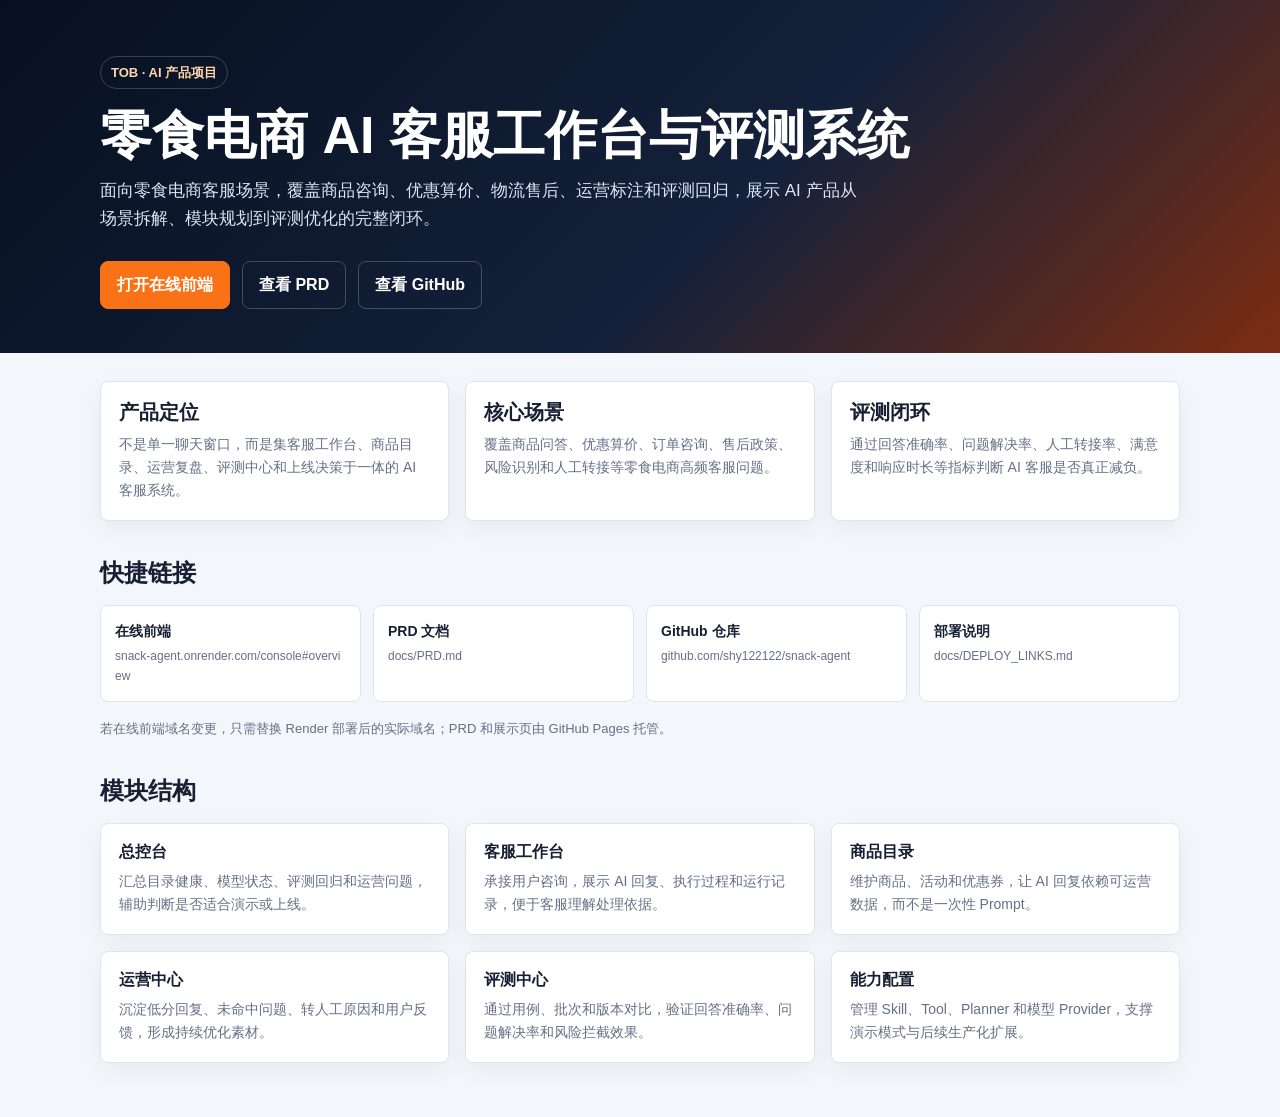
<file: docs/index.html>
<!doctype html>
<html lang="zh-CN">
<head>
  <meta charset="utf-8" />
  <meta name="viewport" content="width=device-width, initial-scale=1" />
  <title>零食电商 AI 客服工作台与评测系统</title>
  <meta name="description" content="TOB 零食电商 AI 客服工作台与评测系统项目展示入口" />
  <style>
    :root{--ink:#172033;--muted:#647086;--line:#dfe5ee;--brand:#f97316;--navy:#071021;--panel:#fff}
    *{box-sizing:border-box}body{margin:0;font-family:-apple-system,BlinkMacSystemFont,"Segoe UI","Microsoft YaHei",sans-serif;background:#f3f6fa;color:var(--ink);line-height:1.65}a{text-decoration:none;color:inherit}.wrap{max-width:1080px;margin:0 auto}.hero{padding:56px 22px 44px;background:linear-gradient(135deg,#071021,#14213a 58%,#7c2d12);color:#fff}.tag{display:inline-block;padding:5px 10px;border:1px solid rgba(255,255,255,.2);border-radius:999px;color:#fed7aa;font-size:13px;font-weight:700}h1{margin:18px 0 12px;font-size:clamp(30px,5vw,52px);line-height:1.1}.hero p{max-width:760px;margin:0;color:#dbe5f4;font-size:17px}.actions{display:flex;flex-wrap:wrap;gap:12px;margin-top:28px}.btn{display:inline-flex;align-items:center;justify-content:center;min-height:42px;padding:10px 16px;border-radius:8px;border:1px solid rgba(255,255,255,.22);font-weight:800;color:#fff}.btn.primary{background:var(--brand);border-color:var(--brand)}main{padding:28px 22px 54px}.grid{display:grid;grid-template-columns:repeat(3,minmax(0,1fr));gap:16px}.card{background:var(--panel);border:1px solid var(--line);border-radius:8px;padding:18px;box-shadow:0 8px 24px rgba(20,32,54,.05)}.card h2,.card h3{margin:0 0 8px;line-height:1.25}.card h2{font-size:20px}.card h3{font-size:16px}.card p{margin:0;color:var(--muted);font-size:14px}.section{margin-top:32px}.section h2{margin:0 0 12px;font-size:24px}.links{display:grid;grid-template-columns:repeat(4,minmax(0,1fr));gap:12px}.link{background:#fff;border:1px solid var(--line);border-radius:8px;padding:14px}.link strong{display:block;font-size:14px}.link span{display:block;margin-top:4px;color:var(--muted);font-size:12px;word-break:break-all}.note{margin-top:16px;color:var(--muted);font-size:13px}@media(max-width:840px){.grid,.links{grid-template-columns:1fr}.hero{padding-top:38px}}
  </style>
</head>
<body>
  <header class="hero">
    <div class="wrap">
      <span class="tag">TOB · AI 产品项目</span>
      <h1>零食电商 AI 客服工作台与评测系统</h1>
      <p>面向零食电商客服场景，覆盖商品咨询、优惠算价、物流售后、运营标注和评测回归，展示 AI 产品从场景拆解、模块规划到评测优化的完整闭环。</p>
      <div class="actions">
        <a class="btn primary" href="https://snack-agent.onrender.com/console#overview" target="_blank" rel="noopener">打开在线前端</a>
        <a class="btn" href="PRD.md" target="_blank" rel="noopener">查看 PRD</a>
        <a class="btn" href="https://github.com/shy122122/snack-agent" target="_blank" rel="noopener">查看 GitHub</a>
      </div>
    </div>
  </header>
  <main><div class="wrap">
    <section class="grid">
      <article class="card"><h2>产品定位</h2><p>不是单一聊天窗口，而是集客服工作台、商品目录、运营复盘、评测中心和上线决策于一体的 AI 客服系统。</p></article>
      <article class="card"><h2>核心场景</h2><p>覆盖商品问答、优惠算价、订单咨询、售后政策、风险识别和人工转接等零食电商高频客服问题。</p></article>
      <article class="card"><h2>评测闭环</h2><p>通过回答准确率、问题解决率、人工转接率、满意度和响应时长等指标判断 AI 客服是否真正减负。</p></article>
    </section>
    <section class="section"><h2>快捷链接</h2><div class="links">
      <a class="link" href="https://snack-agent.onrender.com/console#overview" target="_blank" rel="noopener"><strong>在线前端</strong><span>snack-agent.onrender.com/console#overview</span></a>
      <a class="link" href="PRD.md" target="_blank" rel="noopener"><strong>PRD 文档</strong><span>docs/PRD.md</span></a>
      <a class="link" href="https://github.com/shy122122/snack-agent" target="_blank" rel="noopener"><strong>GitHub 仓库</strong><span>github.com/shy122122/snack-agent</span></a>
      <a class="link" href="DEPLOY_LINKS.md" target="_blank" rel="noopener"><strong>部署说明</strong><span>docs/DEPLOY_LINKS.md</span></a>
    </div><p class="note">若在线前端域名变更，只需替换 Render 部署后的实际域名；PRD 和展示页由 GitHub Pages 托管。</p></section>
    <section class="section"><h2>模块结构</h2><div class="grid">
      <article class="card"><h3>总控台</h3><p>汇总目录健康、模型状态、评测回归和运营问题，辅助判断是否适合演示或上线。</p></article>
      <article class="card"><h3>客服工作台</h3><p>承接用户咨询，展示 AI 回复、执行过程和运行记录，便于客服理解处理依据。</p></article>
      <article class="card"><h3>商品目录</h3><p>维护商品、活动和优惠券，让 AI 回复依赖可运营数据，而不是一次性 Prompt。</p></article>
      <article class="card"><h3>运营中心</h3><p>沉淀低分回复、未命中问题、转人工原因和用户反馈，形成持续优化素材。</p></article>
      <article class="card"><h3>评测中心</h3><p>通过用例、批次和版本对比，验证回答准确率、问题解决率和风险拦截效果。</p></article>
      <article class="card"><h3>能力配置</h3><p>管理 Skill、Tool、Planner 和模型 Provider，支撑演示模式与后续生产化扩展。</p></article>
    </div></section>
  </div></main>
</body>
</html>
</file>
